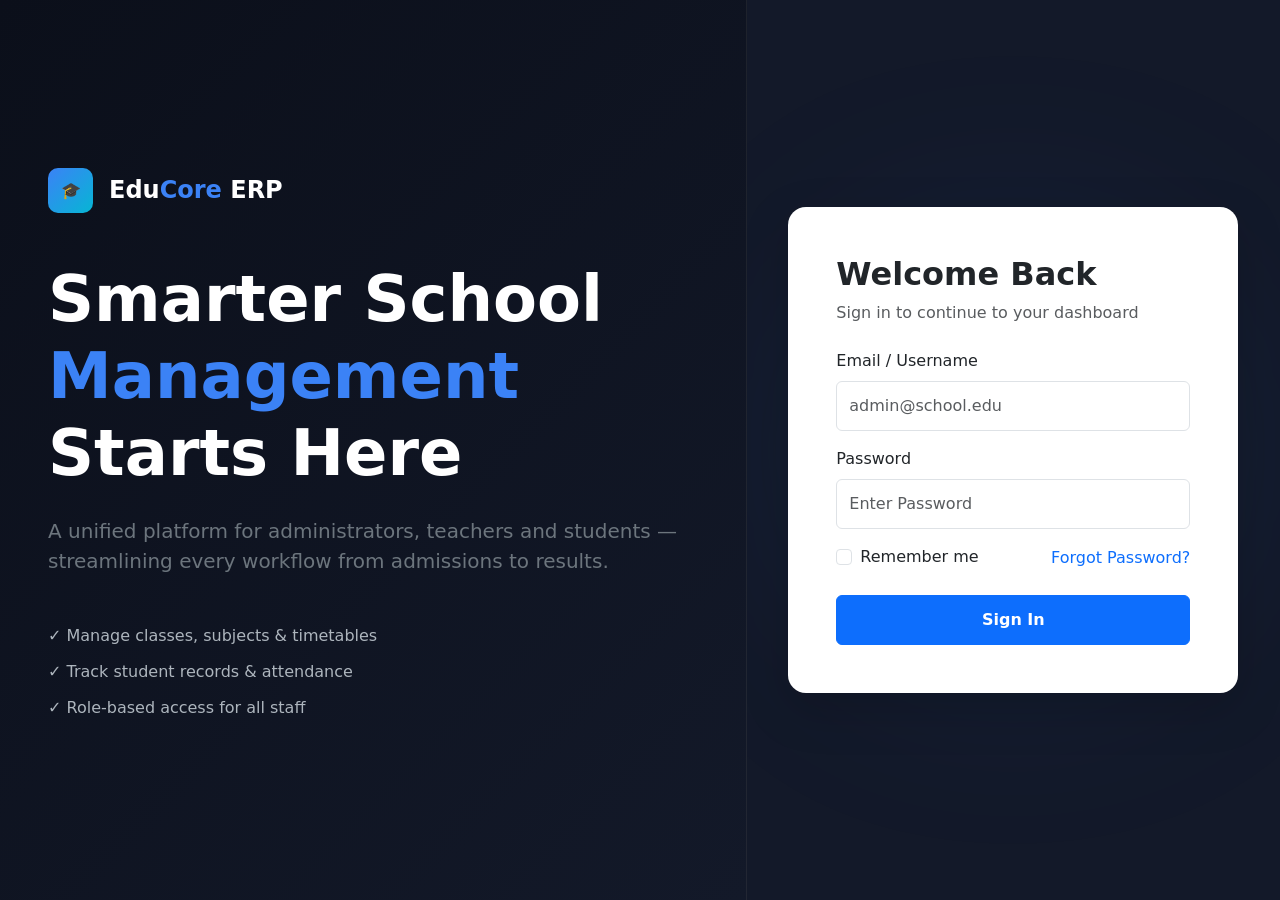
<file: wwwroot/index.html>
﻿<!DOCTYPE html>
<html lang="en">
<head>
    <meta charset="UTF-8">
    <meta name="viewport" content="width=device-width, initial-scale=1.0">
    <title>EduCore ERP - Login</title>

    <link href="https://cdn.jsdelivr.net/npm/bootstrap@5.3.3/dist/css/bootstrap.min.css" rel="stylesheet">

    <style>
        body {
            background-color: #0b0f1a;
            overflow: hidden;
        }

        .left-panel {
            background: linear-gradient(135deg, #0b0f1a, #131929);
            color: white;
            border-right: 1px solid rgba(255,255,255,.08);
        }

        .right-panel {
            background: #131929;
            position: relative;
            overflow: hidden;
        }

            .right-panel::before {
                content: "";
                position: absolute;
                width: 350px;
                height: 350px;
                background: rgba(59,130,246,.15);
                border-radius: 50%;
                filter: blur(120px);
                top: 50%;
                left: 50%;
                transform: translate(-50%, -50%);
            }

        .text-accent {
            color: #3b82f6;
        }

        .login-card {
            width: 100%;
            max-width: 450px;
            border: none;
            border-radius: 18px;
            position: relative;
            z-index: 2;
        }

        .feature-item {
            margin-bottom: 12px;
            color: #adb5bd;
            font-size: 1rem;
        }

        .brand-icon {
            width: 45px;
            height: 45px;
            background: linear-gradient(135deg, #3b82f6, #06b6d4);
            border-radius: 10px;
            display: flex;
            justify-content: center;
            align-items: center;
        }

        .hero-text {
            max-width: 650px;
        }

        #errorMsg {
            display: none;
        }

        .form-control {
            padding: 12px;
        }

        .btn-primary {
            padding: 12px;
            font-weight: 600;
        }
    </style>
</head>
<body>

    <div class="container-fluid vh-100">
        <div class="row h-100">

            <div class="col-lg-7 d-none d-lg-flex flex-column justify-content-center px-5 left-panel">

                <div class="d-flex align-items-center mb-5">
                    <div class="brand-icon me-3">
                        🎓
                    </div>

                    <h4 class="fw-bold mb-0">
                        Edu<span class="text-accent">Core</span> ERP
                    </h4>
                </div>

                <div class="hero-text">

                    <h1 class="display-3 fw-bold mb-4">
                        Smarter School
                        <span class="text-accent">Management</span>
                        Starts Here
                    </h1>

                    <p class="text-secondary fs-5 mb-5">
                        A unified platform for administrators,
                        teachers and students — streamlining
                        every workflow from admissions to results.
                    </p>

                    <div class="feature-item">
                        ✓ Manage classes, subjects & timetables
                    </div>

                    <div class="feature-item">
                        ✓ Track student records & attendance
                    </div>

                    <div class="feature-item">
                        ✓ Role-based access for all staff
                    </div>

                </div>

            </div>

            <div class="col-lg-5 d-flex justify-content-center align-items-center right-panel">

                <div class="card shadow-lg login-card">

                    <div class="card-body p-5">

                        <h2 class="fw-bold mb-2">
                            Welcome Back
                        </h2>

                        <p class="text-muted mb-4">
                            Sign in to continue to your dashboard
                        </p>

                        <div class="mb-3">
                            <label class="form-label">
                                Email / Username
                            </label>

                            <input type="text"
                                   id="username"
                                   class="form-control"
                                   placeholder="admin@school.edu">
                        </div>

                        <div class="mb-3">
                            <label class="form-label">
                                Password
                            </label>

                            <input type="password"
                                   id="password"
                                   class="form-control"
                                   placeholder="Enter Password">
                        </div>

                        <div class="d-flex justify-content-between align-items-center mb-4">

                            <div class="form-check">
                                <input type="checkbox"
                                       class="form-check-input"
                                       id="rememberMe">

                                <label class="form-check-label"
                                       for="rememberMe">
                                    Remember me
                                </label>
                            </div>

                            <a href="#" class="text-decoration-none">
                                Forgot Password?
                            </a>

                        </div>

                        <button type="button"
                                class="btn btn-primary w-100"
                                onclick="login()">
                            Sign In
                        </button>

                        <div id="errorMsg"
                             class="text-danger text-center mt-3">
                            Invalid username or password.
                        </div>

                    </div>

                </div>

            </div>

        </div>
    </div>

    <script>

        async function login() {

            const username =
                document.getElementById("username").value.trim();

            const password =
                document.getElementById("password").value.trim();

            const errorMsg =
                document.getElementById("errorMsg");

            errorMsg.style.display = "none";

            if (!username || !password) {

                errorMsg.innerText =
                    "Please enter username and password.";

                errorMsg.style.display = "block";
                return;
            }

            try {

                const response = await fetch(
                    "https://localhost:7098/api/auth/login",
                    {
                        method: "POST",
                        headers: {
                            "Content-Type": "application/json"
                        },
                        body: JSON.stringify({
                            username: username,
                            pswd: password
                        })
                    });

                if (response.ok) {

                    const result =
                        await response.json();

                    window.location.href =
                        "/dashboard.html";
                }
                else {

                    errorMsg.innerText =
                        "Invalid username or password.";

                    errorMsg.style.display = "block";
                }

            }
            catch (error) {

                console.error(error);

                errorMsg.innerText =
                    "Unable to connect to server.";

                errorMsg.style.display = "block";
            }
        }

        document.addEventListener("keydown", function (event) {

            if (event.key === "Enter") {
                login();
            }

        });

    </script>
    <script src="https://cdn.jsdelivr.net/npm/bootstrap@5.3.8/dist/js/bootstrap.bundle.min.js" integrity="sha384-FKyoEForCGlyvwx9Hj09JcYn3nv7wiPVlz7YYwJrWVcXK/BmnVDxM+D2scQbITxI" crossorigin="anonymous"></script>

</body>
</html>
</file>
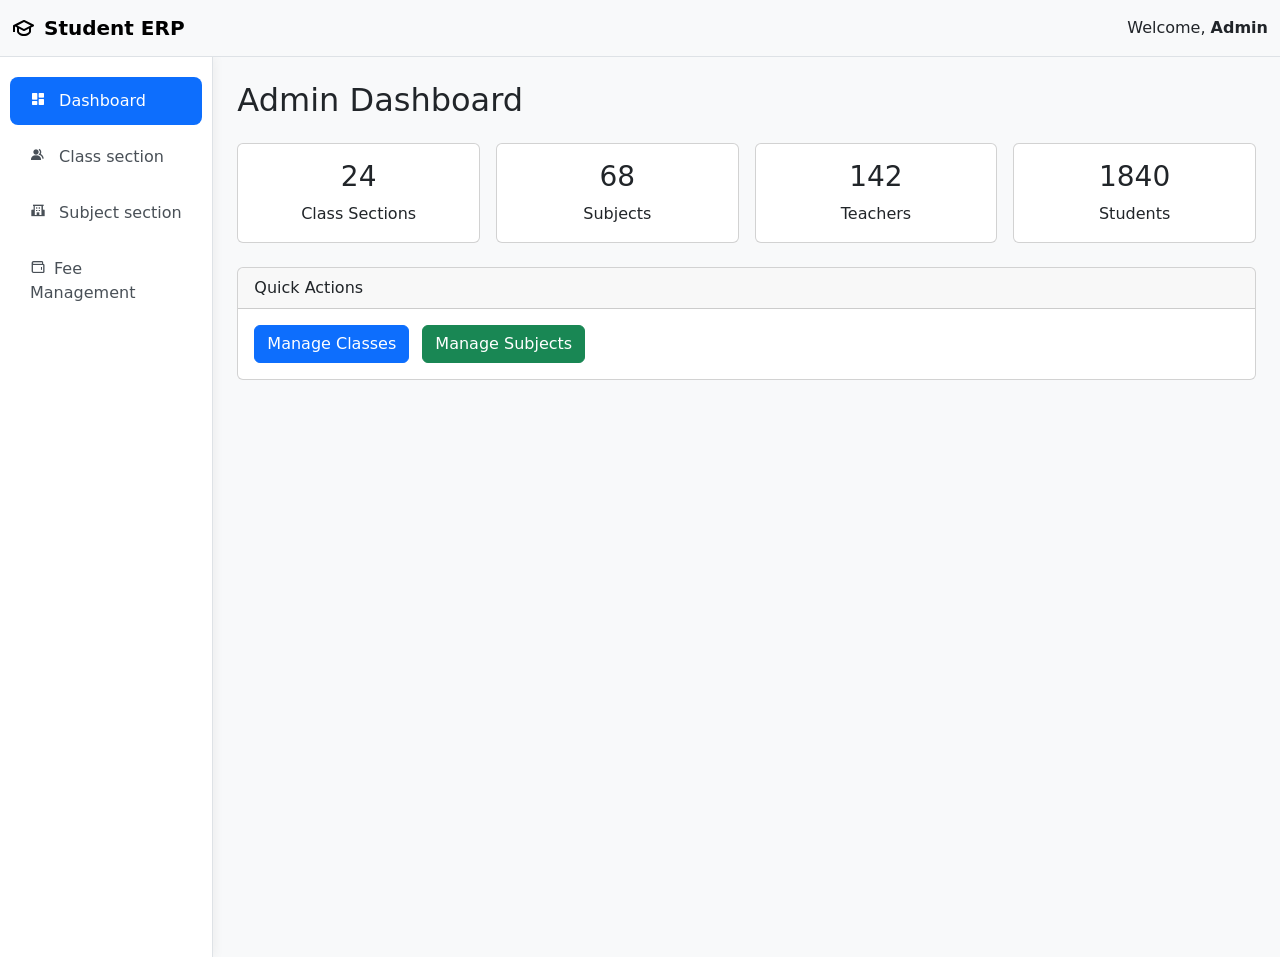
<file: wwwroot/Admin/index.html>
﻿<!DOCTYPE html>
<html lang="en">
<head>
    <meta charset="UTF-8">
    <meta name="viewport" content="width=device-width, initial-scale=1.0">
    <title>Admin Dashboard</title>

    <link href="https://cdn.jsdelivr.net/npm/bootstrap@5.3.3/dist/css/bootstrap.min.css"
          rel="stylesheet">

    <link href='https://unpkg.com/boxicons@2.1.4/css/boxicons.min.css'
          rel='stylesheet'>

    <link rel="stylesheet" href="common-sidebar.css"/>
</head>

<body>

    <!-- Navbar -->
    <nav class="navbar navbar-light bg-light border-bottom">
        <div class="container-fluid">

            <a href="../dashboard.html"
               class="navbar-brand fw-bold d-flex align-items-center gap-2">
                <svg xmlns="http://www.w3.org/2000/svg" width="24" height="24"
                     fill="#000000" viewBox="0 0 24 24">
                    <!--Boxicons v3.0.8 https://boxicons.com | License  https://docs.boxicons.com/free-->
                    <path d="m21.45 8.61-9-4.5a1 1 0 0 0-.89 0l-6 3-3 1.5-1 .5a1 1 0 0 0-.55.89v6h2v-5.38l2 1v3.83c0 2.06 3.12 4.56 7 4.56s7-2.49 7-4.56v-3.83l2.45-1.22c.34-.17.55-.52.55-.89s-.21-.72-.55-.89Zm-15 .29L12 6.12l6.76 3.38L12 12.88 5.24 9.5l1.21-.61ZM17 15.45c0 .76-2.11 2.56-5 2.56s-5-1.79-5-2.56v-2.83l4.55 2.28c.14.07.29.11.45.11s.31-.04.45-.11L17 12.62z"></path>
                </svg> Student ERP
            </a>

            <span>
                Welcome, <strong>Admin</strong>
            </span>

        </div>
    </nav>

    <div class="container-fluid">
        <div class="row">
            <!-- Sidebar -->
            <div class="col-md-2 col-lg-2 sidebar p-0">
                <ul class="nav flex-column mt-3">

                    <li class="nav-item">
                        <a href="index.html" class="nav-link active-menu">
                            <i class='bx bxs-dashboard me-2'></i>
                            Dashboard
                        </a>
                    </li>

                    <li class="nav-item">
                        <a href="class-section.html" class="nav-link">
                            <i class='bx bxs-group me-2'></i>
                            Class section
                        </a>
                    </li>

                    <li class="nav-item">
                        <a href="subject-section.html" class="nav-link">
                            <i class='bx bxs-school me-2'></i>
                            Subject section
                        </a>
                    </li>

                    <li class="nav-item">
                        <a href="#feeMenu" class="nav-link" data-bs-toggle="collapse" role="button" aria-expanded="false">
                            <i class='bx bx-wallet me-2'></i>Fee Management
                        </a>
                        <div id="feeMenu" class="collapse">
                            <ul class="nav flex-column ms-5">
                                <li class="nav-item">
                                    <a href="fee-section-FeeTypes.html" class="nav-link">
                                        <i class='bx bx-purchase-tag'></i>
                                        Fee Types
                                    </a>
                                </li>
                                <li class="nav-item">
                                    <a href="fee-section-ClassFeeMap.html" class="nav-link">
                                        <i class='bx bx-link-alt'></i>
                                        Class Fee Mapping
                                    </a>
                                </li>
                            </ul>
                        </div>
                    </li>
                </ul>

            </div>


            <!-- Main Content -->
            <div class="col-md-9 col-lg-10 p-4">

                <h2 class="mb-4">
                    Admin Dashboard
                </h2>

                <!-- Statistics -->
                <div class="row g-3 mb-4">

                    <div class="col-md-3">
                        <div class="card text-center">
                            <div class="card-body">
                                <h3>24</h3>
                                <p class="mb-0">Class Sections</p>
                            </div>
                        </div>
                    </div>

                    <div class="col-md-3">
                        <div class="card text-center">
                            <div class="card-body">
                                <h3>68</h3>
                                <p class="mb-0">Subjects</p>
                            </div>
                        </div>
                    </div>

                    <div class="col-md-3">
                        <div class="card text-center">
                            <div class="card-body">
                                <h3>142</h3>
                                <p class="mb-0">Teachers</p>
                            </div>
                        </div>
                    </div>

                    <div class="col-md-3">
                        <div class="card text-center">
                            <div class="card-body">
                                <h3>1840</h3>
                                <p class="mb-0">Students</p>
                            </div>
                        </div>
                    </div>

                </div>

                <!-- Quick Actions -->
                <div class="card">

                    <div class="card-header">
                        Quick Actions
                    </div>

                    <div class="card-body">

                        <a href="class-section.html"
                           class="btn btn-primary me-2">
                            Manage Classes
                        </a>

                        <a href="subject-section.html"
                           class="btn btn-success">
                            Manage Subjects
                        </a>

                    </div>

                </div>

            </div>

        </div>
    </div>

    <script src="https://cdn.jsdelivr.net/npm/bootstrap@5.3.7/dist/js/bootstrap.bundle.min.js"></script>
</body>
</html>
</file>
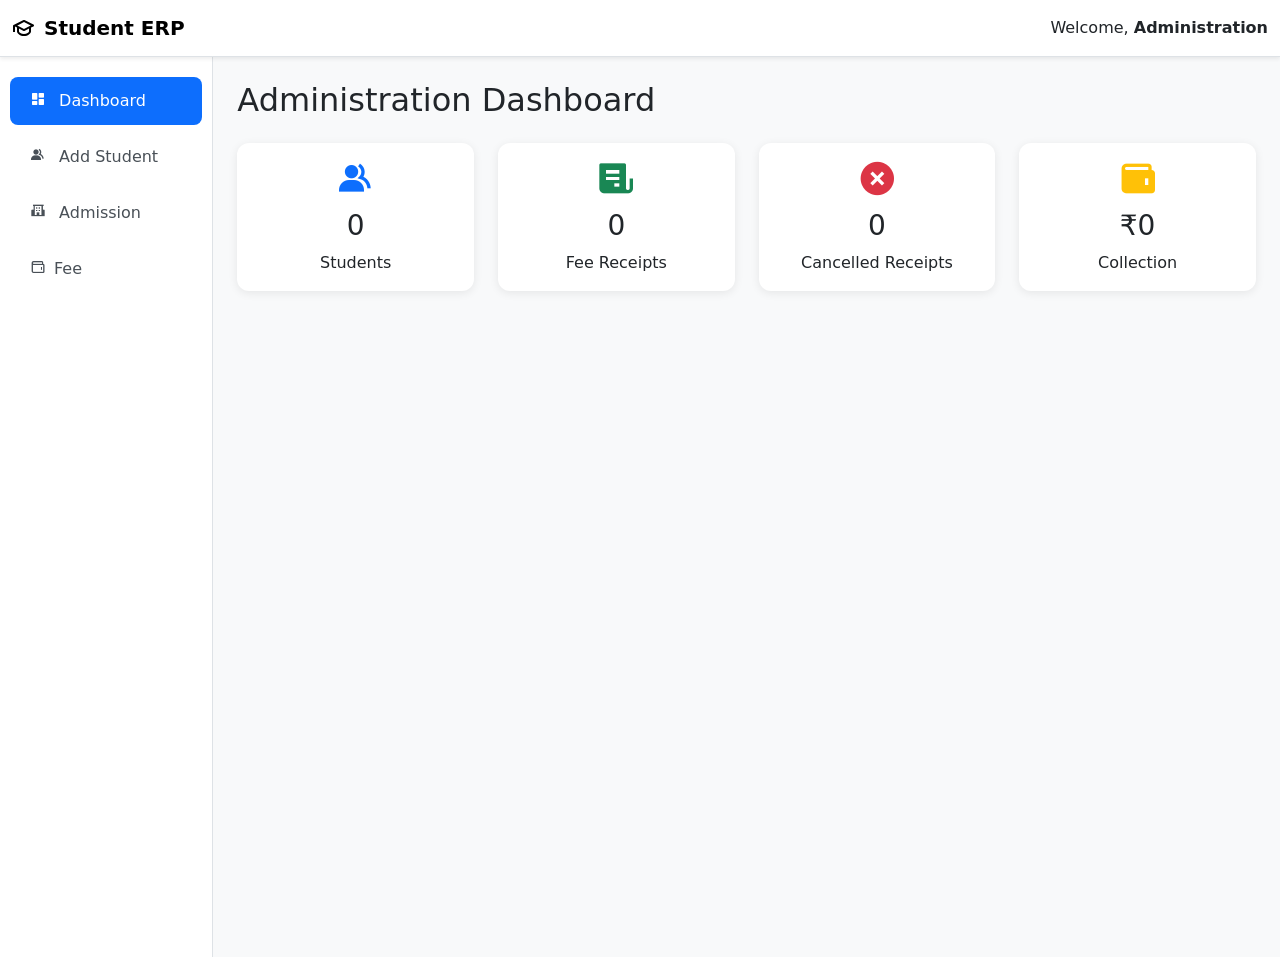
<file: wwwroot/Administration/index.html>
﻿<!DOCTYPE html>
<html lang="en">
<head>
    <meta charset="UTF-8">
    <meta name="viewport" content="width=device-width, initial-scale=1.0">
    <title>Administration Dashboard</title>

    <link href="https://cdn.jsdelivr.net/npm/bootstrap@5.3.3/dist/css/bootstrap.min.css"
          rel="stylesheet">

    <link href='https://unpkg.com/boxicons@2.1.4/css/boxicons.min.css'
          rel='stylesheet'>

    <style>
        body {
            background-color: #f8f9fa;
        }

        /* Sidebar */
        .sidebar {
            background: white;
            min-height: 100vh;
            border-right: 1px solid #dee2e6;
            box-shadow: 2px 0 10px rgba(0,0,0,0.05);
        }

        .nav-link {
            color: #495057;
            padding: 12px 20px;
            margin: 4px 10px;
            border-radius: 8px;
            transition: all 0.3s ease;
            font-weight: 500;
        }

            .nav-link:hover {
                background-color: #e9ecef;
                color: #212529;
                transform: translateX(5px);
            }

        .active-menu {
            background-color: #0d6efd !important;
            color: white !important;
        }

            .active-menu i {
                color: white !important;
            }

        /* Admin Profile */
        .admin-profile {
            border-bottom: 1px solid #dee2e6;
        }

        /* Dashboard Cards */
        .dashboard-card {
            border: none;
            border-radius: 12px;
            transition: all 0.3s ease;
            box-shadow: 0 2px 10px rgba(0,0,0,0.08);
        }

            .dashboard-card:hover {
                transform: translateY(-5px);
                box-shadow: 0 8px 20px rgba(0,0,0,0.15);
            }

            .dashboard-card i {
                font-size: 40px;
                margin-bottom: 10px;
            }

        .main-content {
            background-color: #f8f9fa;
        }
    </style>
</head>

<body>

    <!-- Navbar -->
    <nav class="navbar navbar-light bg-white border-bottom shadow-sm">
        <div class="container-fluid">

            <a href="../dashboard.html"
               class="navbar-brand fw-bold d-flex align-items-center gap-2">
                <svg xmlns="http://www.w3.org/2000/svg" width="24" height="24"
                     fill="#000000" viewBox="0 0 24 24">
                    <!--Boxicons v3.0.8 https://boxicons.com | License  https://docs.boxicons.com/free-->
                    <path d="m21.45 8.61-9-4.5a1 1 0 0 0-.89 0l-6 3-3 1.5-1 .5a1 1 0 0 0-.55.89v6h2v-5.38l2 1v3.83c0 2.06 3.12 4.56 7 4.56s7-2.49 7-4.56v-3.83l2.45-1.22c.34-.17.55-.52.55-.89s-.21-.72-.55-.89Zm-15 .29L12 6.12l6.76 3.38L12 12.88 5.24 9.5l1.21-.61ZM17 15.45c0 .76-2.11 2.56-5 2.56s-5-1.79-5-2.56v-2.83l4.55 2.28c.14.07.29.11.45.11s.31-.04.45-.11L17 12.62z"></path>
                </svg> Student ERP
            </a>

            <span>
                Welcome,
                <strong>Administration</strong>
            </span>

        </div>
    </nav>

    <div class="container-fluid">
        <div class="row">

            <!-- Sidebar -->
            <div class="col-md-2 col-lg-2 sidebar p-0">
                <ul class="nav flex-column mt-3">

                    <li class="nav-item">
                        <a href="index.html" class="nav-link active-menu">
                            <i class='bx bxs-dashboard me-2'></i>
                            Dashboard
                        </a>
                    </li>

                    <li class="nav-item">
                        <a href="AddStudent.html" class="nav-link">
                            <i class='bx bxs-group me-2'></i>
                            Add Student
                        </a>
                    </li>

                    <li class="nav-item">
                        <a href="AdmissionPage.html" class="nav-link">
                            <i class='bx bxs-school me-2'></i>
                            Admission
                        </a>
                    </li>

                    <li class="nav-item">
                        <a href="#feeMenu" class="nav-link" data-bs-toggle="collapse" role="button" aria-expanded="false">
                            <i class='bx bx-wallet me-2'></i>Fee
                        </a>
                        <div id="feeMenu" class="collapse">
                            <ul class="nav flex-column ms-5">
                                <li class="nav-item">
                                    <a href="Fee.html" class="nav-link ">
                                        <i class='bx bx-purchase-tag'></i>
                                        Fee Payment
                                    </a>
                                </li>
                                <li class="nav-item">
                                    <a href="FeeReceipt.html" class="nav-link">
                                        <i class='bx bx-link-alt'></i>
                                        Fee Receipt
                                    </a>
                                </li>

                            </ul>
                        </div>
                    </li>


                </ul>

            </div>

            <!-- Main Content -->
            <div class="col-md-10 col-lg-10 p-4 main-content">

                <h2 class="mb-4">
                    Administration Dashboard
                </h2>

                <div class="row g-4">

                    <!-- Students -->
                    <div class="col-md-3">
                        <div class="card dashboard-card text-center">
                            <div class="card-body">

                                <i class='bx bxs-group text-primary'></i>

                                <h3>0</h3>

                                <p class="mb-0">
                                    Students
                                </p>

                            </div>
                        </div>
                    </div>

                    <!-- Fee Receipts -->
                    <div class="col-md-3">
                        <div class="card dashboard-card text-center">
                            <div class="card-body">

                                <i class='bx bxs-receipt text-success'></i>

                                <h3>0</h3>

                                <p class="mb-0">
                                    Fee Receipts
                                </p>

                            </div>
                        </div>
                    </div>

                    <!-- Cancelled Receipts -->
                    <div class="col-md-3">
                        <div class="card dashboard-card text-center">
                            <div class="card-body">

                                <i class='bx bxs-x-circle text-danger'></i>

                                <h3>0</h3>

                                <p class="mb-0">
                                    Cancelled Receipts
                                </p>

                            </div>
                        </div>
                    </div>

                    <!-- Collection -->
                    <div class="col-md-3">
                        <div class="card dashboard-card text-center">
                            <div class="card-body">

                                <i class='bx bxs-wallet text-warning'></i>

                                <h3>₹0</h3>

                                <p class="mb-0">
                                    Collection
                                </p>

                            </div>
                        </div>
                    </div>

                </div>

            </div>

        </div>
    </div>

    <script src="https://cdn.jsdelivr.net/npm/bootstrap@5.3.8/dist/js/bootstrap.bundle.min.js"></script>
</body>
</html>
</file>
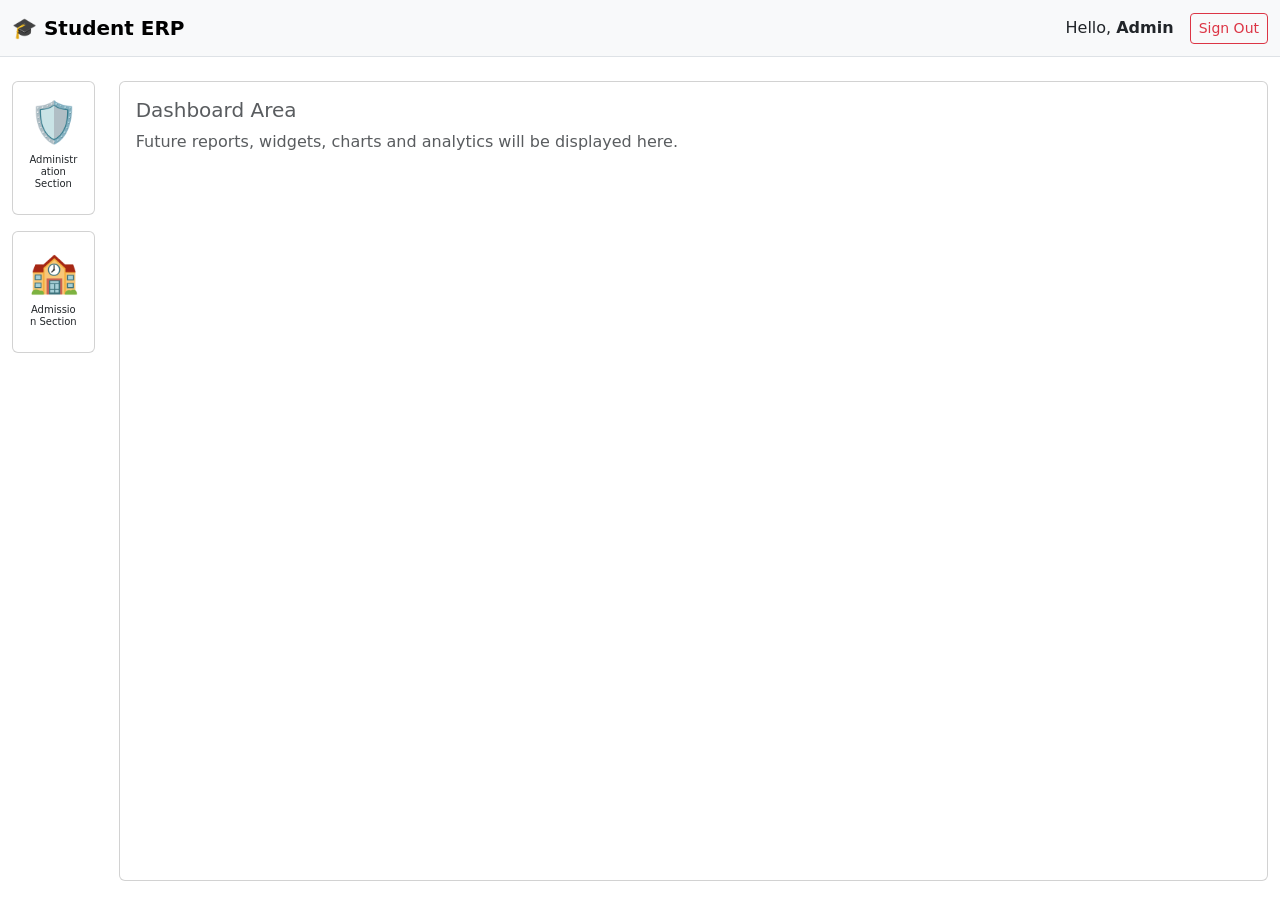
<file: wwwroot/dashboard.html>
﻿<!DOCTYPE html>
<html lang="en">
<head>
    <meta charset="UTF-8">
    <meta name="viewport" content="width=device-width, initial-scale=1.0">
    <title>Student ERP Dashboard</title>

    <link href="https://cdn.jsdelivr.net/npm/bootstrap@5.3.3/dist/css/bootstrap.min.css"
          rel="stylesheet">


    <style>
        .custom-hover-p {
            display: none;
        }

        a:hover .custom-hover-p{
            display: block;
        }

        .dashboard-container {
            height: calc(100vh - 100px);
        }
    </style>
</head>

<body>

    <!-- Navbar -->
    <nav class="navbar navbar-light bg-light border-bottom">
        <div class="container-fluid">

            <!-- Logo -->
            <a href="dashboard.html"
               class="navbar-brand fw-bold">
                🎓 Student ERP
            </a>

            <div class="d-flex align-items-center gap-3">

                <span>
                    Hello, <strong>Admin</strong>
                </span>

                <a href="index.html"
                   class="btn btn-outline-danger btn-sm">
                    Sign Out
                </a>

            </div>

        </div>
    </nav>

    <!-- Main Content -->
    <div class="container-fluid mt-4">

        <div class="row">

            <!-- Left Panel -->
            <div class="col-md-1">

                <!-- Admin Card -->

                <a href="Admin/index.html" class="text-decoration-none text-dark">

                    <div class="card mb-3">

                        <div class="card-body text-center">

                            <h1>🛡️</h1>

                            <h6 class="card-title" style="font-size:10px">
                                Administration Section
                            </h6>

                            <p class="card-text custom-hover-p" style="font-size:10px">
                                Manage classes, subjects and academic data.
                            </p>

                        </div>

                    </div>

                </a>
                <!-- Administration Card -->

                <a href="Administration/index.html" class="text-decoration-none text-dark">

                    <div class="card">

                        <div class="card-body text-center">

                            <h1>🏫</h1>

                            <h6 class="card-title" style="font-size:10px">
                                Admission Section
                            </h6>

                            <p class="card-text custom-hover-p" style="font-size:10px">
                                Manage school administration activities.
                            </p>
                        </div>

                    </div>
                </a>
            </div>

            <!-- Right Panel (Blank for Future Use) -->
            <div class="col-md-11 dashboard-container">

                <div class="card h-100">

                    <div class="card-body">

                        <h5 class="text-muted">
                            Dashboard Area
                        </h5>

                        <p class="text-muted">
                            Future reports, widgets, charts and analytics will be displayed here.
                        </p>

                    </div>

                </div>

            </div>

        </div>

    </div>

    <script src="https://cdn.jsdelivr.net/npm/bootstrap@5.3.3/dist/js/bootstrap.bundle.min.js"></script>

</body>
</html>
</file>
<file: wwwroot/Admin/common-sidebar.css>
﻿label {
    min-width: 180px;
}

body {
    background-color: #f8f9fa;
}

/* Sidebar */
.sidebar {
    background: white;
    min-height: 100vh;
    border-right: 1px solid #dee2e6;
    box-shadow: 2px 0 10px rgba(0,0,0,0.05);
}

.nav-link {
    color: #495057;
    padding: 12px 20px;
    margin: 4px 10px;
    border-radius: 8px;
    transition: all 0.3s ease;
    font-weight: 500;
}

.nav-link:hover {
    background-color: #e9ecef;
    color: #212529;
    transform: translateX(5px);
}

.active-menu {
    background-color: #0d6efd !important;
    color: white !important;
}

.active-menu i {
    color: white !important;
}
</file>
